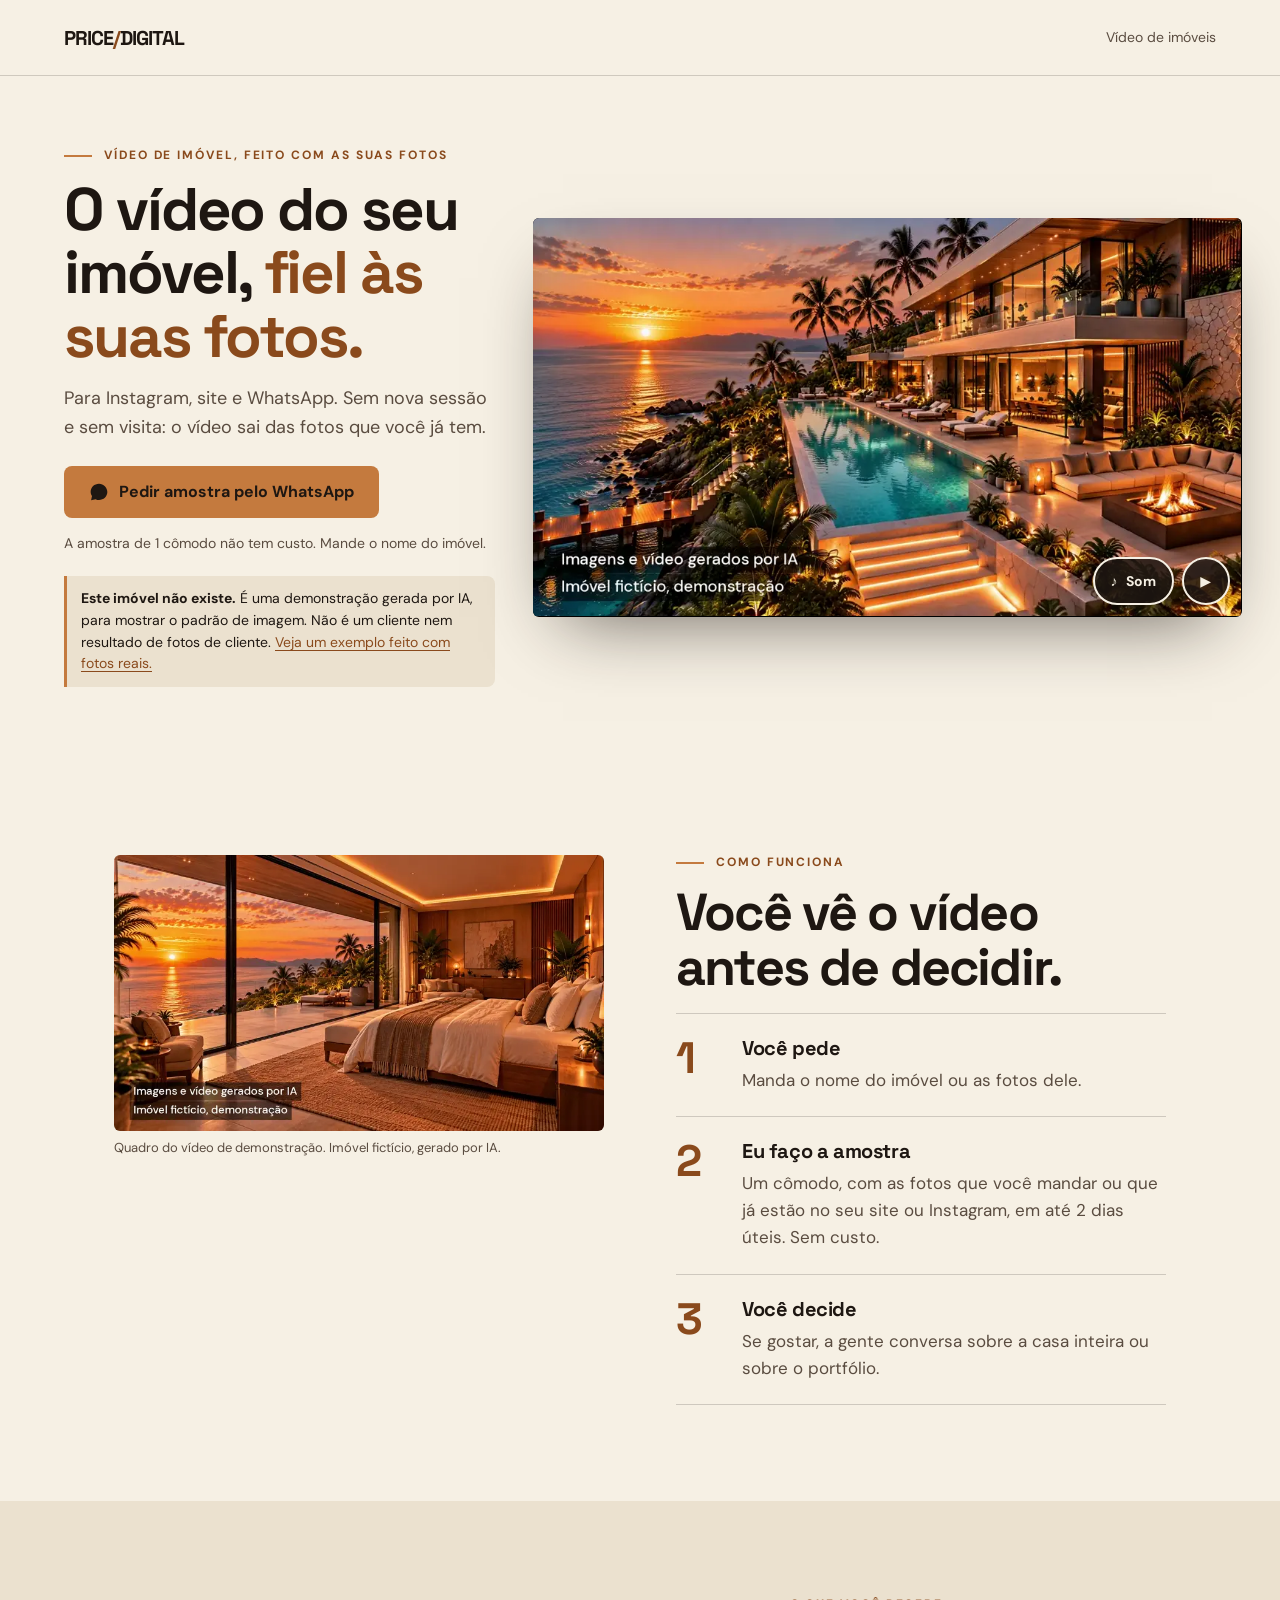
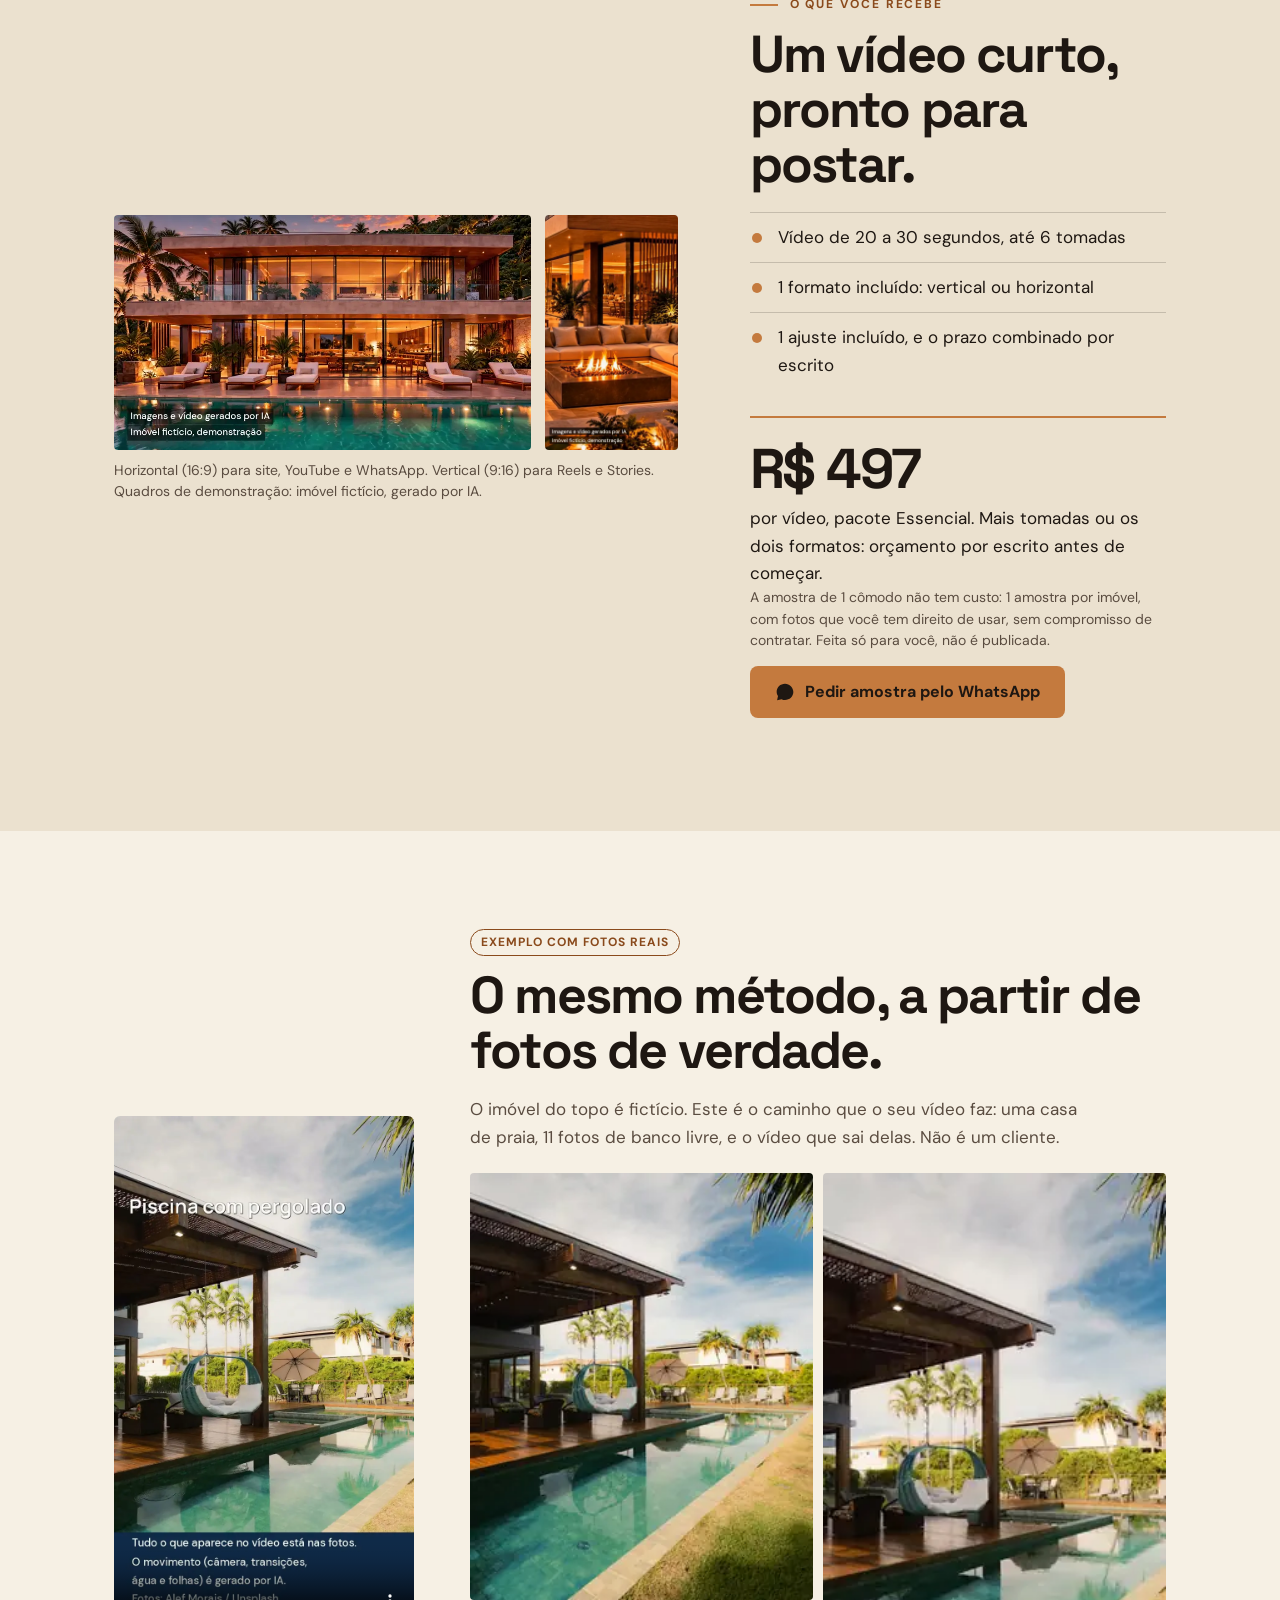
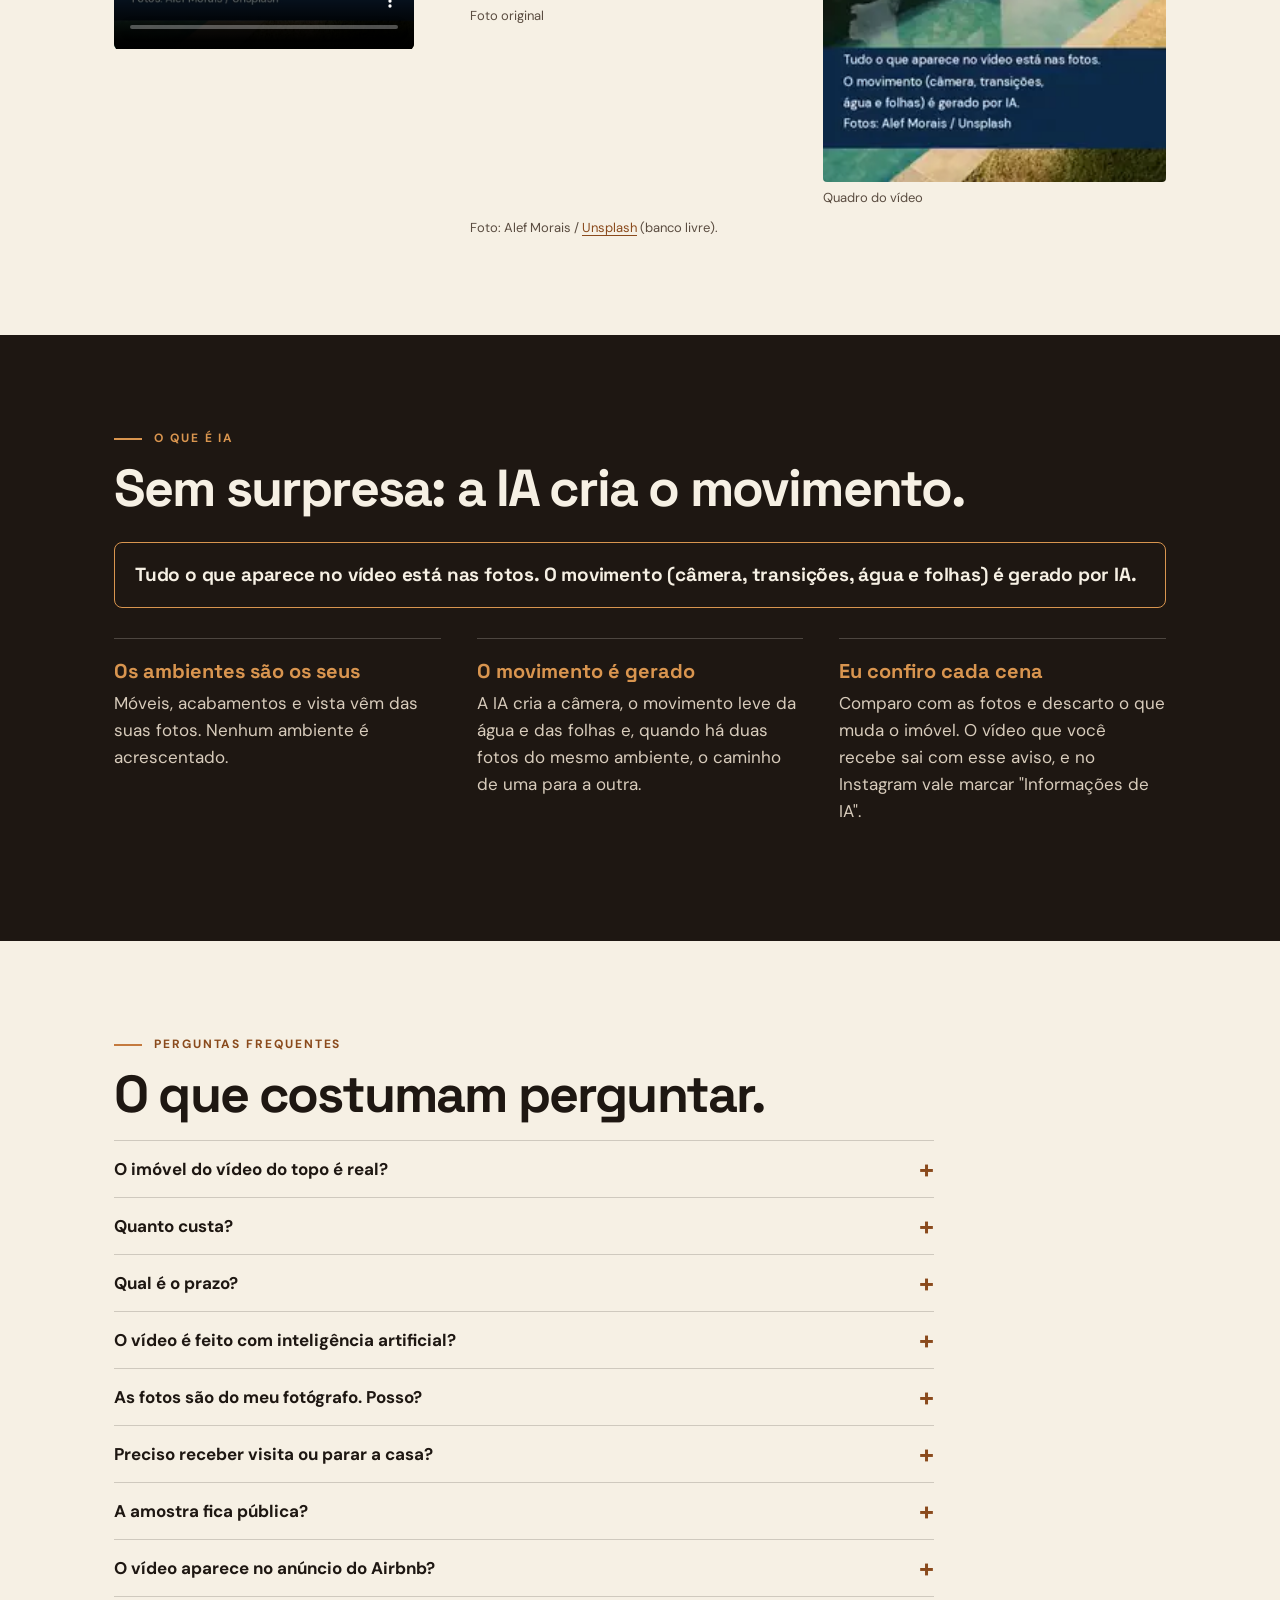
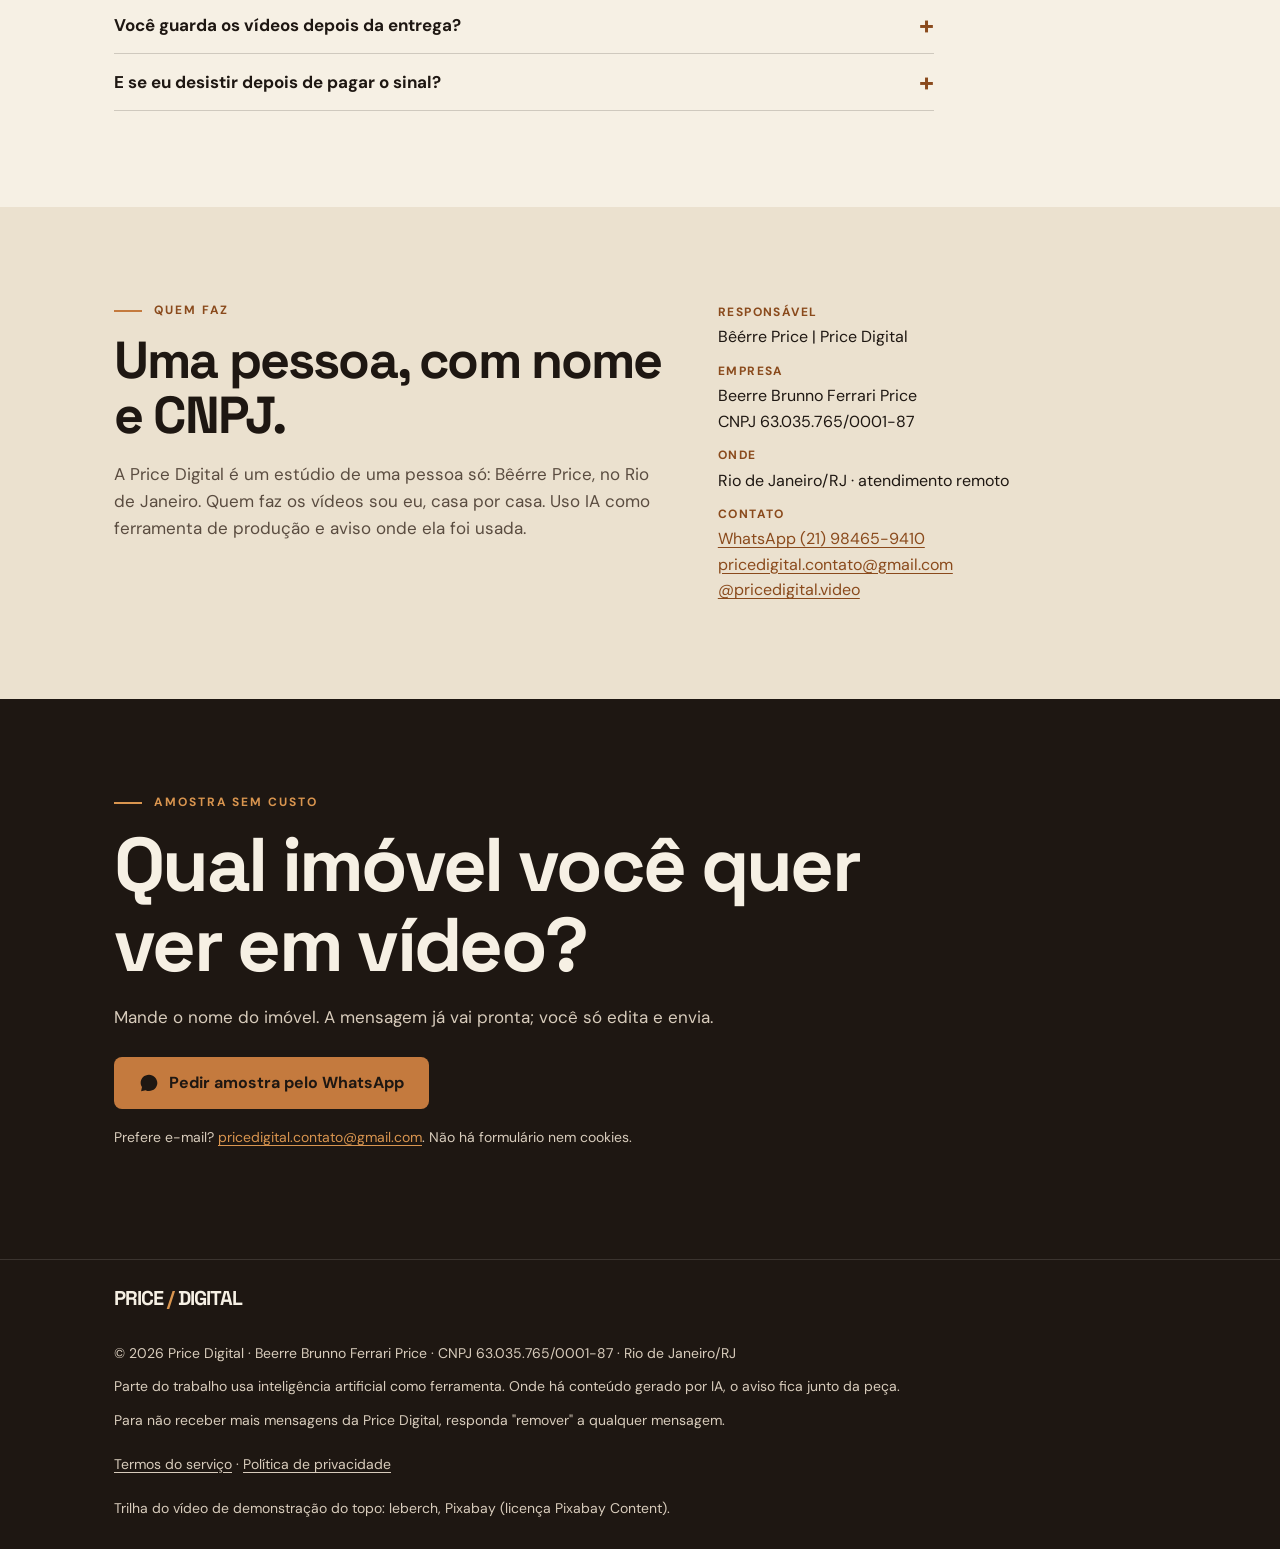
<file: index.html>
<!doctype html>
<html lang="pt-BR"><head><meta charset="utf-8">
<meta name="viewport" content="width=device-width,initial-scale=1,viewport-fit=cover">
<title>Vídeo do seu imóvel, feito com as suas fotos | Price Digital</title>
<meta name="description" content="Vídeo vertical ou horizontal do seu imóvel, feito só com as fotos que você já tem. Sem visita nem nova sessão. Peça a amostra de 1 cômodo, sem custo.">
<meta name="robots" content="noindex">
<link rel="canonical" href="https://video.pricedigital.com.br/">
<meta name="theme-color" content="#F6F0E4">
<meta property="og:locale" content="pt_BR"><meta property="og:site_name" content="Price Digital"><meta property="og:type" content="website">
<meta property="og:url" content="https://video.pricedigital.com.br/">
<meta property="og:title" content="O vídeo do seu imóvel, fiel às suas fotos">
<meta property="og:description" content="Sem nova sessão e sem visita. Amostra de 1 cômodo sem custo. Imagem: imóvel fictício gerado por IA, demonstração.">
<meta property="og:image" content="https://video.pricedigital.com.br/assets/og-image.jpg"><meta property="og:image:width" content="1200"><meta property="og:image:height" content="630">
<meta property="og:image:alt" content="Quadro de demonstração de um imóvel fictício gerado por IA, com piscina de borda infinita ao pôr do sol">
<meta name="twitter:card" content="summary_large_image">
<link rel="icon" href="assets/favicon.svg" type="image/svg+xml"><link rel="apple-touch-icon" href="assets/apple-touch-icon.png">
<link rel="preload" href="assets/sg700.woff2" as="font" type="font/woff2" crossorigin><link rel="preload" href="assets/dm400.woff2" as="font" type="font/woff2" crossorigin>
<link rel="stylesheet" href="assets/site.css">
<script>document.documentElement.classList.add("js")</script>
<script type="application/ld+json">{"@context":"https://schema.org","@graph":[{"@type":"ProfessionalService","@id":"https://video.pricedigital.com.br/#org","name":"Price Digital","url":"https://video.pricedigital.com.br/","email":"pricedigital.contato@gmail.com","telephone":"+5521984659410","image":"https://video.pricedigital.com.br/assets/og-image.jpg","address":{"@type":"PostalAddress","addressLocality":"Rio de Janeiro","addressRegion":"RJ","addressCountry":"BR"},"areaServed":{"@type":"Country","name":"Brasil"},"legalName":"Beerre Brunno Ferrari Price","taxID":"63.035.765/0001-87","sameAs":["https://www.instagram.com/pricedigital.video/"]},{"@type":"Service","name":"Vídeo de imóveis a partir das fotos","serviceType":"Vídeo a partir das fotos do imóvel","description":"Vídeo feito com as fotos reais do imóvel. O movimento (câmera, transições, água e folhas) é gerado por IA.","provider":{"@id":"https://video.pricedigital.com.br/#org"},"areaServed":{"@type":"Country","name":"Brasil"},"offers":{"@type":"Offer","priceCurrency":"BRL","priceSpecification":{"@type":"PriceSpecification","price":497,"priceCurrency":"BRL"},"description":"R$ 497 (pacote Essencial: 20 a 30 segundos, até 6 tomadas, 1 formato, 1 ajuste). Amostra de 1 cômodo sem custo."}}]}</script>
</head><body>
<a class="skip" href="#conteudo">Pular para o conteúdo</a>
<header class="top"><a class="brand" href="#inicio" aria-label="Price Digital, início">PRICE<span> / </span>DIGITAL</a><span class="tag">Vídeo de imóveis</span></header>
<main id="conteudo">

<section class="hero" id="inicio" data-wa="https://wa.me/5521984659410?text=Ol%C3%A1%21%20Vim%20pelo%20site%20%28ref.%20P1b%29%20e%20quero%20a%20amostra%20de%201%20c%C3%B4modo%2C%20sem%20custo.%0ANome%20da%20casa%20ou%20da%20empresa%3A%20">
 <div class="video">
  <video id="hero" muted loop playsinline preload="metadata" poster="assets/poster.webp" width="1280" height="720" aria-label="Vídeo de demonstração, começa sem som: um imóvel fictício à beira-mar ao pôr do sol, gerado por IA"></video>
  <button type="button" id="hero-snd" class="pp som" aria-pressed="false"><span aria-hidden="true">♪</span>Som</button>
  <button type="button" id="hero-pp" class="pp" aria-label="Pausar o vídeo"><span aria-hidden="true">❚❚</span></button>
 </div>
 <div class="copy">
  <p class="eyebrow">Vídeo de imóvel, feito com as suas fotos</p>
  <h1>O vídeo do seu imóvel, <em>fiel às suas fotos.</em></h1>
  <p class="sub">Para Instagram, site e WhatsApp. Sem nova sessão e sem visita: o vídeo sai das fotos que você já tem.</p>
  <div class="acoes"><a class="btn cta" href="https://wa.me/5521984659410?text=Ol%C3%A1%21%20Vim%20pelo%20site%20%28ref.%20P1b%29%20e%20quero%20a%20amostra%20de%201%20c%C3%B4modo%2C%20sem%20custo.%0ANome%20da%20casa%20ou%20da%20empresa%3A%20" target="_blank" rel="noopener"><svg viewBox="0 0 24 24" aria-hidden="true" fill="currentColor"><path d="M12 2C6.5 2 2 6.3 2 11.6c0 1.9.6 3.7 1.6 5.2L2.5 22l5.400-1.400c1.300.7 2.700 1 4.100 1 5.500 0 10-4.300 10-9.600S17.500 2 12 2z"/></svg><span>Pedir amostra pelo WhatsApp</span></a></div>
  <p class="micro">A amostra de 1 cômodo não tem custo. Mande o nome do imóvel.</p>
  <p class="nota-ia"><b>Este imóvel não existe.</b> É uma demonstração gerada por IA, para mostrar o padrão de imagem. Não é um cliente nem resultado de fotos de cliente. <a class="link" href="#fotos-reais">Veja um exemplo feito com fotos reais.</a></p>
 </div>
</section>

<section class="section" id="como"><div class="wrap como">
 <figure class="foto reveal"><img src="assets/suite.webp" width="800" height="450" loading="lazy" decoding="async" alt="Quadro de uma suíte aberta para o mar ao entardecer, em demonstração de imóvel fictício gerado por IA"><figcaption>Quadro do vídeo de demonstração. Imóvel fictício, gerado por IA.</figcaption></figure>
 <div class="reveal">
  <p class="eyebrow">Como funciona</p>
  <h2>Você vê o vídeo antes de decidir.</h2>
  <ol class="passos">
   <li><b>Você pede</b><span>Manda o nome do imóvel ou as fotos dele.</span></li>
   <li><b>Eu faço a amostra</b><span>Um cômodo, com as fotos que você mandar ou que já estão no seu site ou Instagram, em até 2 dias úteis. Sem custo.</span></li>
   <li><b>Você decide</b><span>Se gostar, a gente conversa sobre a casa inteira ou sobre o portfólio.</span></li>
  </ol>
 </div>
</div></section>

<section class="section sand" id="recebe" data-wa="https://wa.me/5521984659410?text=Ol%C3%A1%21%20Vim%20pelo%20site%20%28ref.%20P1b%29%20e%20quero%20a%20amostra%20de%201%20c%C3%B4modo%2C%20sem%20custo.%0ANome%20da%20casa%20ou%20da%20empresa%3A%20"><div class="wrap recebe">
 <div class="reveal">
  <div class="formatos">
   <figure class="h"><div class="foto"><img src="assets/fachada.webp" width="800" height="450" loading="lazy" decoding="async" alt="Quadro horizontal 16:9 de uma fachada iluminada com piscina, imóvel fictício gerado por IA"></div></figure>
   <figure class="v"><div class="foto"><img src="assets/lareira-v.webp" width="540" height="960" loading="lazy" decoding="async" alt="Quadro vertical 9:16 de uma lareira e sofá à beira da piscina, com o aviso de imóvel fictício gerado por IA"></div></figure>
  </div>
  <p class="fine" style="margin-top:10px">Horizontal (16:9) para site, YouTube e WhatsApp. Vertical (9:16) para Reels e Stories. Quadros de demonstração: imóvel fictício, gerado por IA.</p>
 </div>
 <div class="reveal">
  <p class="eyebrow">O que você recebe</p>
  <h2>Um vídeo curto, pronto para postar.</h2>
  <ul class="lista">
   <li>Vídeo de 20 a 30 segundos, até 6 tomadas</li>
   <li>1 formato incluído: vertical ou horizontal</li>
   <li>1 ajuste incluído, e o prazo combinado por escrito</li>
  </ul>
  <div class="preco"><strong>R$ 497</strong><p>por vídeo, pacote Essencial. Mais tomadas ou os dois formatos: orçamento por escrito antes de começar.</p></div>
  <p class="fine">A amostra de 1 cômodo não tem custo: 1 amostra por imóvel, com fotos que você tem direito de usar, sem compromisso de contratar. Feita só para você, não é publicada.</p>
  <p><a class="btn cta" href="https://wa.me/5521984659410?text=Ol%C3%A1%21%20Vim%20pelo%20site%20%28ref.%20P1b%29%20e%20quero%20a%20amostra%20de%201%20c%C3%B4modo%2C%20sem%20custo.%0ANome%20da%20casa%20ou%20da%20empresa%3A%20" target="_blank" rel="noopener"><svg viewBox="0 0 24 24" aria-hidden="true" fill="currentColor"><path d="M12 2C6.5 2 2 6.3 2 11.6c0 1.9.6 3.7 1.6 5.2L2.5 22l5.400-1.400c1.300.7 2.700 1 4.100 1 5.500 0 10-4.300 10-9.600S17.500 2 12 2z"/></svg><span>Pedir amostra pelo WhatsApp</span></a></p>
 </div>
</div></section>

<section class="section" id="fotos-reais"><div class="wrap reais">
 <div class="reveal">
  <div class="tela"><video controls playsinline preload="none" poster="assets/praia-vertical.webp" width="360" height="640" aria-label="Vídeo de demonstração vertical de uma casa de praia, feito com fotos de banco livre" src="assets/praia-vertical.mp4"></video></div>
 </div>
 <div class="reveal">
  <span class="selo">Exemplo com fotos reais</span>
  <h2>O mesmo método, a partir de fotos de verdade.</h2>
  <p class="lead">O imóvel do topo é fictício. Este é o caminho que o seu vídeo faz: uma casa de praia, 11 fotos de banco livre, e o vídeo que sai delas. Não é um cliente.</p>
  <figure class="par"><div><img src="assets/foto-original.webp" width="280" height="349" loading="lazy" decoding="async" alt="Foto original da piscina com pergolado, usada no vídeo"><span>Foto original</span></div><div><img src="assets/quadro-video.webp" width="236" height="419" loading="lazy" decoding="async" alt="Primeiro quadro do vídeo, feito a partir da foto ao lado"><span>Quadro do vídeo</span></div><figcaption>Foto: Alef Morais / <a class="link" href="https://unsplash.com/photos/pzVKBM1fbJk" rel="noopener">Unsplash</a> (banco livre).</figcaption></figure>
 </div>
</div></section>

<section class="section dark" id="ia"><div class="wrap">
 <div class="reveal">
  <p class="eyebrow">O que é IA</p>
  <h2>Sem surpresa: a IA cria o movimento.</h2>
  <p class="aviso ia-aviso">Tudo o que aparece no vídeo está nas fotos. O movimento (câmera, transições, água e folhas) é gerado por IA.</p>
  <ul class="tres">
   <li><b>Os ambientes são os seus</b><span>Móveis, acabamentos e vista vêm das suas fotos. Nenhum ambiente é acrescentado.</span></li>
   <li><b>O movimento é gerado</b><span>A IA cria a câmera, o movimento leve da água e das folhas e, quando há duas fotos do mesmo ambiente, o caminho de uma para a outra.</span></li>
   <li><b>Eu confiro cada cena</b><span>Comparo com as fotos e descarto o que muda o imóvel. O vídeo que você recebe sai com esse aviso, e no Instagram vale marcar "Informações de IA".</span></li>
  </ul>
 </div>
</div></section>

<section class="section" id="faq"><div class="wrap">
 <p class="eyebrow">Perguntas frequentes</p>
 <h2>O que costumam perguntar.</h2>
 <div style="max-width:820px">
 <details><summary>O imóvel do vídeo do topo é real?</summary><p>Não. É um imóvel fictício, gerado por IA, feito para mostrar o padrão de imagem. Não é um cliente. O exemplo com fotos reais (banco livre) está em "O mesmo método, a partir de fotos de verdade".</p></details>
 <details><summary>Quanto custa?</summary><p>O vídeo de imóvel custa R$ 497 (pacote Essencial: 20 a 30 segundos, até 6 tomadas, 1 formato e 1 ajuste). Mais tomadas ou os dois formatos têm orçamento por escrito antes de começar. A amostra de 1 cômodo não tem custo.</p></details>
 <details><summary>Qual é o prazo?</summary><p>A amostra de 1 cômodo sai em até 2 dias úteis. O prazo do vídeo completo é combinado por escrito, depois de ver o material.</p></details>
 <details><summary>O vídeo é feito com inteligência artificial?</summary><p>Sim. Os ambientes, móveis, acabamentos e a vista são os das suas fotos. A inteligência artificial cria o movimento da câmera, o movimento leve da água e das folhas e, quando há duas fotos do mesmo ambiente, o caminho de uma para a outra. Confiro cada cena com as fotos e descarto o que muda o imóvel. O vídeo sai com o aviso: Tudo o que aparece no vídeo está nas fotos. O movimento (câmera, transições, água e folhas) é gerado por IA.</p></details>
 <details><summary>As fotos são do meu fotógrafo. Posso?</summary><p>Sim, com a autorização, por escrito, de quem tem o direito de uso das fotos. Só trabalho com fotos que você tem direito de usar.</p></details>
 <details><summary>Preciso receber visita ou parar a casa?</summary><p>Não. Tudo é remoto e o vídeo é feito só com as fotos que você já tem. A confiança vem de um termo por escrito, de pagamento em duas partes (metade para começar, metade na entrega aprovada) e da amostra antes de contratar.</p></details>
 <details><summary>A amostra fica pública?</summary><p>Não. Ela é só sua: abre por um link enviado a você e sai do ar na data informada na própria página.</p></details>
 <details><summary>O vídeo aparece no anúncio do Airbnb?</summary><p>O anúncio comum do Airbnb não aceita vídeo. O uso é no Instagram, no site e no WhatsApp.</p></details>
 <details><summary>Você guarda os vídeos depois da entrega?</summary><p>Guardo uma cópia por 90 dias após a entrega, só para reenviar se você perder o arquivo. Depois disso, apago da minha base, por isso vale salvar assim que receber.</p></details>
 <details><summary>E se eu desistir depois de pagar o sinal?</summary><p>Você pode desistir em até 7 dias depois de aceitar a proposta e receber o valor de volta (descontado só o que eu já tiver feito a seu pedido). Depois disso, antes de eu começar, o sinal volta inteiro. Depois da prévia, o sinal não volta.</p></details>
 </div>
</div></section>

<section class="section sand" id="quem"><div class="wrap quem">
 <div class="reveal"><p class="eyebrow">Quem faz</p>
 <h2>Uma pessoa, com nome e CNPJ.</h2>
 <p class="lead">A Price Digital é um estúdio de uma pessoa só: Bêérre Price, no Rio de Janeiro. Quem faz os vídeos sou eu, casa por casa. Uso IA como ferramenta de produção e aviso onde ela foi usada.</p></div>
 <dl class="reveal">
  <div><dt>Responsável</dt><dd>Bêérre Price | Price Digital</dd></div>
  <div><dt>Empresa</dt><dd>Beerre Brunno Ferrari Price<br>CNPJ 63.035.765/0001-87</dd></div>
  <div><dt>Onde</dt><dd>Rio de Janeiro/RJ · atendimento remoto</dd></div>
  <div><dt>Contato</dt><dd><a class="link" href="https://wa.me/5521984659410?text=Ol%C3%A1%21%20Vim%20pelo%20site%20%28ref.%20P1b%29%20e%20quero%20a%20amostra%20de%201%20c%C3%B4modo%2C%20sem%20custo.%0ANome%20da%20casa%20ou%20da%20empresa%3A%20" target="_blank" rel="noopener">WhatsApp (21) 98465-9410</a><br><a class="link" href="mailto:pricedigital.contato@gmail.com">pricedigital.contato@gmail.com</a><br><a class="link" href="https://www.instagram.com/pricedigital.video/" rel="noopener">@pricedigital.video</a></dd></div>
 </dl>
</div></section>

<section class="section dark contato" id="contato" data-wa="https://wa.me/5521984659410?text=Ol%C3%A1%21%20Vim%20pelo%20site%20%28ref.%20P1b%29%20e%20quero%20a%20amostra%20de%201%20c%C3%B4modo%2C%20sem%20custo.%0ANome%20da%20casa%20ou%20da%20empresa%3A%20"><div class="wrap">
 <p class="eyebrow">Amostra sem custo</p>
 <h2>Qual imóvel você quer ver em vídeo?</h2>
 <p class="lead">Mande o nome do imóvel. A mensagem já vai pronta; você só edita e envia.</p>
 <div class="acoes"><a class="btn cta" href="https://wa.me/5521984659410?text=Ol%C3%A1%21%20Vim%20pelo%20site%20%28ref.%20P1b%29%20e%20quero%20a%20amostra%20de%201%20c%C3%B4modo%2C%20sem%20custo.%0ANome%20da%20casa%20ou%20da%20empresa%3A%20" target="_blank" rel="noopener"><svg viewBox="0 0 24 24" aria-hidden="true" fill="currentColor"><path d="M12 2C6.5 2 2 6.3 2 11.6c0 1.9.6 3.7 1.6 5.2L2.5 22l5.400-1.400c1.300.7 2.700 1 4.100 1 5.500 0 10-4.300 10-9.600S17.500 2 12 2z"/></svg><span>Pedir amostra pelo WhatsApp</span></a></div>
 <p class="fine" style="margin-top:18px">Prefere e-mail? <a class="link" href="mailto:pricedigital.contato@gmail.com?subject=Pode%20fazer%20a%20amostra&amp;body=Ol%C3%A1%21%20Pode%20fazer%20a%20amostra%20de%201%20c%C3%B4modo.%20Nome%20da%20casa%3A%20%0AEmpresa%3A%20%0A">pricedigital.contato@gmail.com</a>. Não há formulário nem cookies.</p>
</div></section>
</main>

<footer class="footer dark"><div class="wrap">
 <p><a class="brand" href="#inicio" aria-label="Price Digital, início">PRICE<span> / </span>DIGITAL</a></p>
 <p>© 2026 Price Digital · Beerre Brunno Ferrari Price · CNPJ 63.035.765/0001-87 · Rio de Janeiro/RJ</p>
 <p>Parte do trabalho usa inteligência artificial como ferramenta. Onde há conteúdo gerado por IA, o aviso fica junto da peça.</p>
 <p>Para não receber mais mensagens da Price Digital, responda "remover" a qualquer mensagem.</p>
 <p><a href="termos.html">Termos do serviço</a> · <a href="privacidade.html">Política de privacidade</a></p>
 <p>Trilha do vídeo de demonstração do topo: leberch, Pixabay (licença Pixabay Content).</p>
</div></footer>

<div class="barra" id="barra"><a class="btn" href="https://wa.me/5521984659410?text=Ol%C3%A1%21%20Vim%20pelo%20site%20%28ref.%20P1b%29%20e%20quero%20a%20amostra%20de%201%20c%C3%B4modo%2C%20sem%20custo.%0ANome%20da%20casa%20ou%20da%20empresa%3A%20" target="_blank" rel="noopener"><svg viewBox="0 0 24 24" aria-hidden="true" fill="currentColor"><path d="M12 2C6.5 2 2 6.3 2 11.6c0 1.9.6 3.7 1.6 5.2L2.5 22l5.400-1.400c1.300.7 2.700 1 4.100 1 5.500 0 10-4.300 10-9.600S17.500 2 12 2z"/></svg><span>Pedir amostra pelo WhatsApp</span></a></div>

<script>
(()=>{
const $=s=>document.querySelector(s),$$=s=>[...document.querySelectorAll(s)];
const reduz=matchMedia('(prefers-reduced-motion: reduce)').matches;
const h=$('#hero'),pp=$('#hero-pp');let usr=false;
/* mobile baixa só a versão 540p (~1,4 MB); desktop, 720p (~4,3 MB) */
h.src=matchMedia('(max-width:719px)').matches?'assets/hero-m.mp4':'assets/hero.mp4';
const ui=()=>{const t=!h.paused;pp.setAttribute('aria-label',t?'Pausar o vídeo':'Tocar o vídeo');pp.firstChild.textContent=t?'❚❚':'▶'};
const sn=$('#hero-snd');
sn.addEventListener('click',()=>{h.muted=!h.muted;sn.setAttribute('aria-pressed',!h.muted);if(!h.muted&&h.paused){usr=false;h.play().catch(()=>{})}});
pp.addEventListener('click',()=>{usr=true;h.paused?h.play():h.pause()});
h.addEventListener('play',ui);h.addEventListener('pause',ui);
if(!reduz){const p=h.play();if(p&&p.catch)p.catch(ui);
 /* pausa quando sai da tela, retoma ao voltar (salvo se a pessoa pausou) */
 new IntersectionObserver(es=>{es.forEach(e=>{if(e.isIntersecting){if(!usr)h.play().catch(()=>{})}else h.pause()})},{threshold:.25}).observe(h)}
ui();
/* entrada simples */
const io=new IntersectionObserver(es=>es.forEach(e=>{if(e.isIntersecting){e.target.classList.add('visible');io.unobserve(e.target)}}),{threshold:.08});
$$('.reveal').forEach(el=>io.observe(el));
/* barra fixa some quando um CTA do corpo está na tela */
const bar=$('#barra'),vis=new Set();
const co=new IntersectionObserver(es=>{es.forEach(e=>e.isIntersecting?vis.add(e.target):vis.delete(e.target));bar.classList.toggle('off',vis.size>0)});
$$('main .cta').forEach(el=>co.observe(el));
})();
</script>
</body></html>
</file>
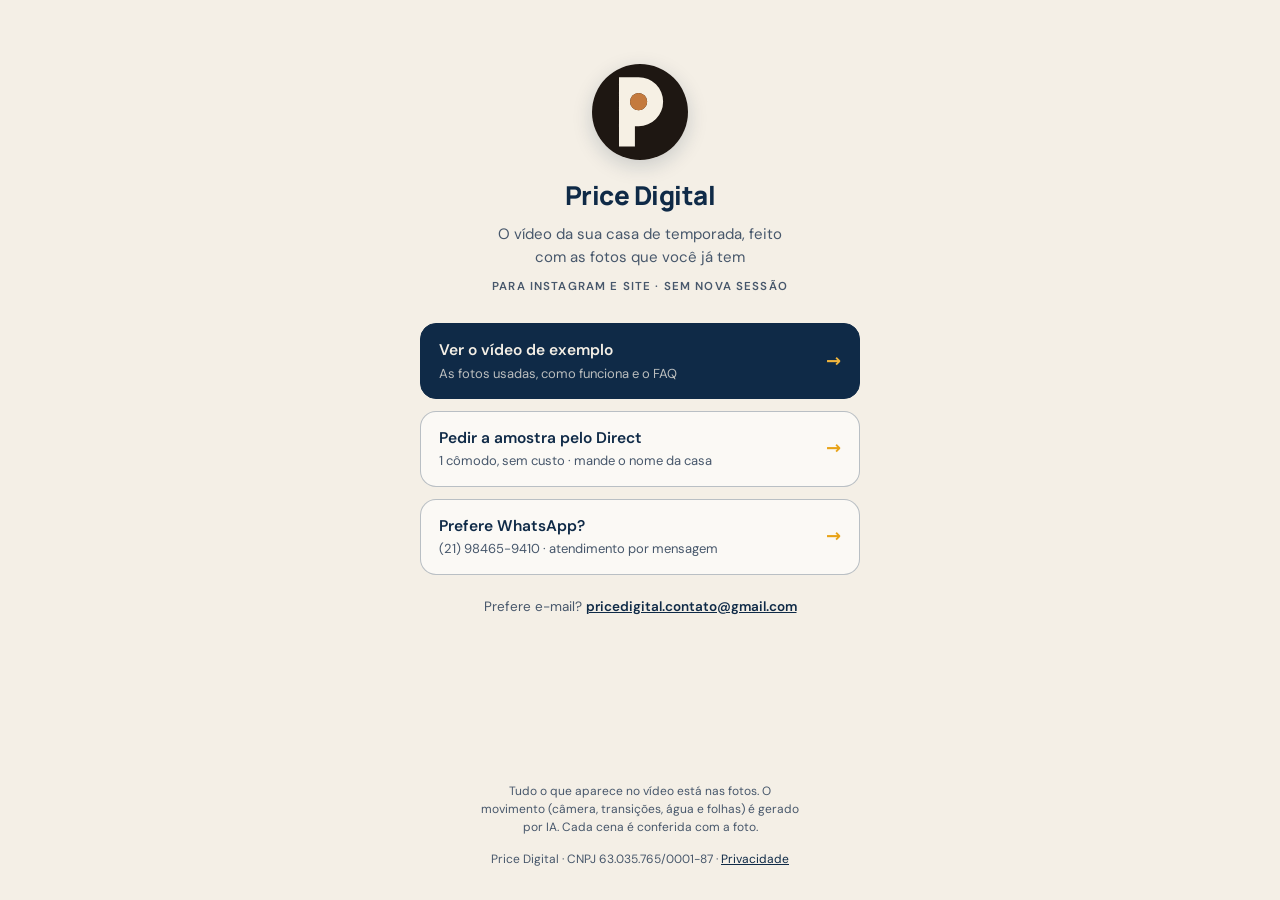
<file: links/index.html>
<!doctype html>
<html lang="pt-BR">
<head>
<meta charset="utf-8">
<meta name="viewport" content="width=device-width,initial-scale=1,viewport-fit=cover">
<title>Price Digital · Vídeo de casas de temporada</title>
<meta name="description" content="Vídeo da sua casa de temporada feito com as fotos que você já tem. Amostra de 1 cômodo sem custo.">
<meta name="robots" content="noindex">
<meta name="theme-color" content="#0F2A47">
<meta property="og:locale" content="pt_BR"><meta property="og:site_name" content="Price Digital">
<meta property="og:type" content="website"><meta property="og:url" content="https://video.pricedigital.com.br/links/">
<meta property="og:title" content="Price Digital · Vídeo de casas de temporada">
<meta property="og:description" content="Vídeo feito com as fotos que você já tem. Amostra de 1 cômodo sem custo.">
<meta property="og:image" content="https://video.pricedigital.com.br/assets/og-image.jpg">
<meta property="og:image:width" content="1200"><meta property="og:image:height" content="630">
<meta property="og:image:alt" content="Vídeo da casa de temporada feito com as suas fotos, por Price Digital">
<meta name="twitter:card" content="summary_large_image">
<link rel="icon" href="../assets/favicon-32.png" sizes="32x32" type="image/png">
<link rel="icon" href="../assets/favicon.svg" type="image/svg+xml"><link rel="apple-touch-icon" href="../assets/apple-touch-icon.png">
<link rel="preload" href="../assets/manrope.woff2" as="font" type="font/woff2" crossorigin>
<style>
@font-face{font-family:"Manrope";src:url("../assets/manrope.woff2") format("woff2");font-weight:200 800;font-display:swap}
@font-face{font-family:"DM Sans";src:url("../assets/dmsans.woff2") format("woff2");font-weight:100 900;font-display:swap}
*,*::before,*::after{box-sizing:border-box}
:root{--marinho:#0F2A47;--marinho-2:#16375C;--creme:#F4EFE6;--ambar:#E8A317;--ambar-2:#F2B63D;--ardosia:#47576B;--papel:#FBF9F5;--linha:rgba(15,42,71,.28);
--titulo:"Manrope",system-ui,sans-serif;--texto:"DM Sans",system-ui,sans-serif}
html{-webkit-text-size-adjust:100%}
@media (prefers-reduced-motion:reduce){*{transition:none!important}}
body{margin:0;background:var(--creme);color:var(--marinho);font:400 16px/1.5 var(--texto);padding-inline:20px;-webkit-tap-highlight-color:transparent}
.wrap{max-width:440px;margin-inline:auto;padding-block:clamp(28px,8vh,64px) 32px;display:flex;flex-direction:column;align-items:center;text-align:center;gap:6px;min-height:100vh;min-height:100dvh}
.avatar{width:96px;height:96px;border-radius:50%;overflow:hidden;margin-bottom:10px;flex:none;box-shadow:0 6px 20px rgba(15,42,71,.18)}
.avatar img{display:block;width:100%;height:100%}
h1{font-family:var(--titulo);font-weight:800;font-size:26px;margin:0;letter-spacing:-.02em}
.tag{font-size:15px;color:var(--ardosia);margin:2px 0 4px;max-width:30ch}
.badge{font-size:11.5px;letter-spacing:.1em;text-transform:uppercase;color:var(--ardosia);font-weight:600;margin:0 0 22px}
.links{display:flex;flex-direction:column;gap:12px;width:100%}
.lnk{display:flex;align-items:center;justify-content:space-between;gap:12px;text-decoration:none;color:var(--marinho);background:var(--papel);border:1px solid var(--linha);border-radius:16px;padding:15px 18px;font-weight:600;font-size:15.5px;text-align:left;transition:border-color .15s,transform .15s}
.lnk:hover{border-color:var(--marinho);transform:translateY(-1px)}
.lnk small{display:block;font-weight:400;font-size:13px;color:var(--ardosia);margin-top:1px}
.lnk .seta{color:var(--ambar);font-size:18px;flex:none}
.lnk.primary{background:var(--marinho);border-color:var(--marinho);color:var(--creme)}
.lnk.primary small{color:rgba(244,239,230,.75)}
.lnk.primary .seta{color:var(--ambar-2)}
.lnk.primary:hover{background:var(--marinho-2)}
.mail{font-size:13.5px;color:var(--ardosia);margin:16px 0 0}
.mail a{color:var(--marinho);font-weight:600;word-break:break-all}
.spacer{flex:1;min-height:24px}
.foot{font-size:12px;color:var(--ardosia);max-width:40ch;margin:8px 0 0}
.foot a{color:var(--marinho)}
:focus-visible{outline:3px solid var(--marinho);outline-offset:3px;border-radius:10px}
</style>
</head>
<body>
<main class="wrap">
  <div class="avatar"><img src="../assets/favicon.svg" alt="" width="96" height="96"></div>
  <h1>Price Digital</h1>
  <p class="tag">O vídeo da sua casa de temporada, feito com as fotos que você já tem</p>
  <p class="badge">Para Instagram e site · Sem nova sessão</p>

  <nav class="links" aria-label="Links">
    <a class="lnk primary" href="../?utm_source=instagram&amp;utm_medium=bio">
      <span>Ver o vídeo de exemplo<small>As fotos usadas, como funciona e o FAQ</small></span><span class="seta" aria-hidden="true">→</span></a>
    <a class="lnk" href="https://ig.me/m/pricedigital.video">
      <span>Pedir a amostra pelo Direct<small>1 cômodo, sem custo · mande o nome da casa</small></span><span class="seta" aria-hidden="true">→</span></a>
    <a class="lnk" href="https://wa.me/5521984659410?text=Ol%C3%A1%21%20Vim%20pelo%20Instagram%20%40pricedigital.video%20e%20quero%20a%20amostra%20de%201%20c%C3%B4modo%2C%20sem%20custo.%0ANome%20da%20casa%3A%20%0AEmpresa%3A%20" target="_blank" rel="noopener">
      <span>Prefere WhatsApp?<small>(21) 98465-9410 · atendimento por mensagem</small></span><span class="seta" aria-hidden="true">→</span></a>
  </nav>

  <p class="mail">Prefere e-mail? <a href="mailto:pricedigital.contato@gmail.com?subject=Pode%20fazer%20a%20amostra%20%28Instagram%29&amp;body=Ol%C3%A1%21%20Pode%20fazer%20a%20amostra%20de%201%20c%C3%B4modo.%20Nome%20da%20casa%3A%20%0AEmpresa%3A%20%0A">pricedigital.contato@gmail.com</a></p>

  <div class="spacer"></div>
  <p class="foot">Tudo o que aparece no vídeo está nas fotos. O movimento (câmera, transições, água e folhas) é gerado por IA. Cada cena é conferida com a foto.</p>
  <p class="foot">Price Digital · CNPJ 63.035.765/0001-87 · <a href="../privacidade.html">Privacidade</a></p>
</main>
</body>
</html>
</file>
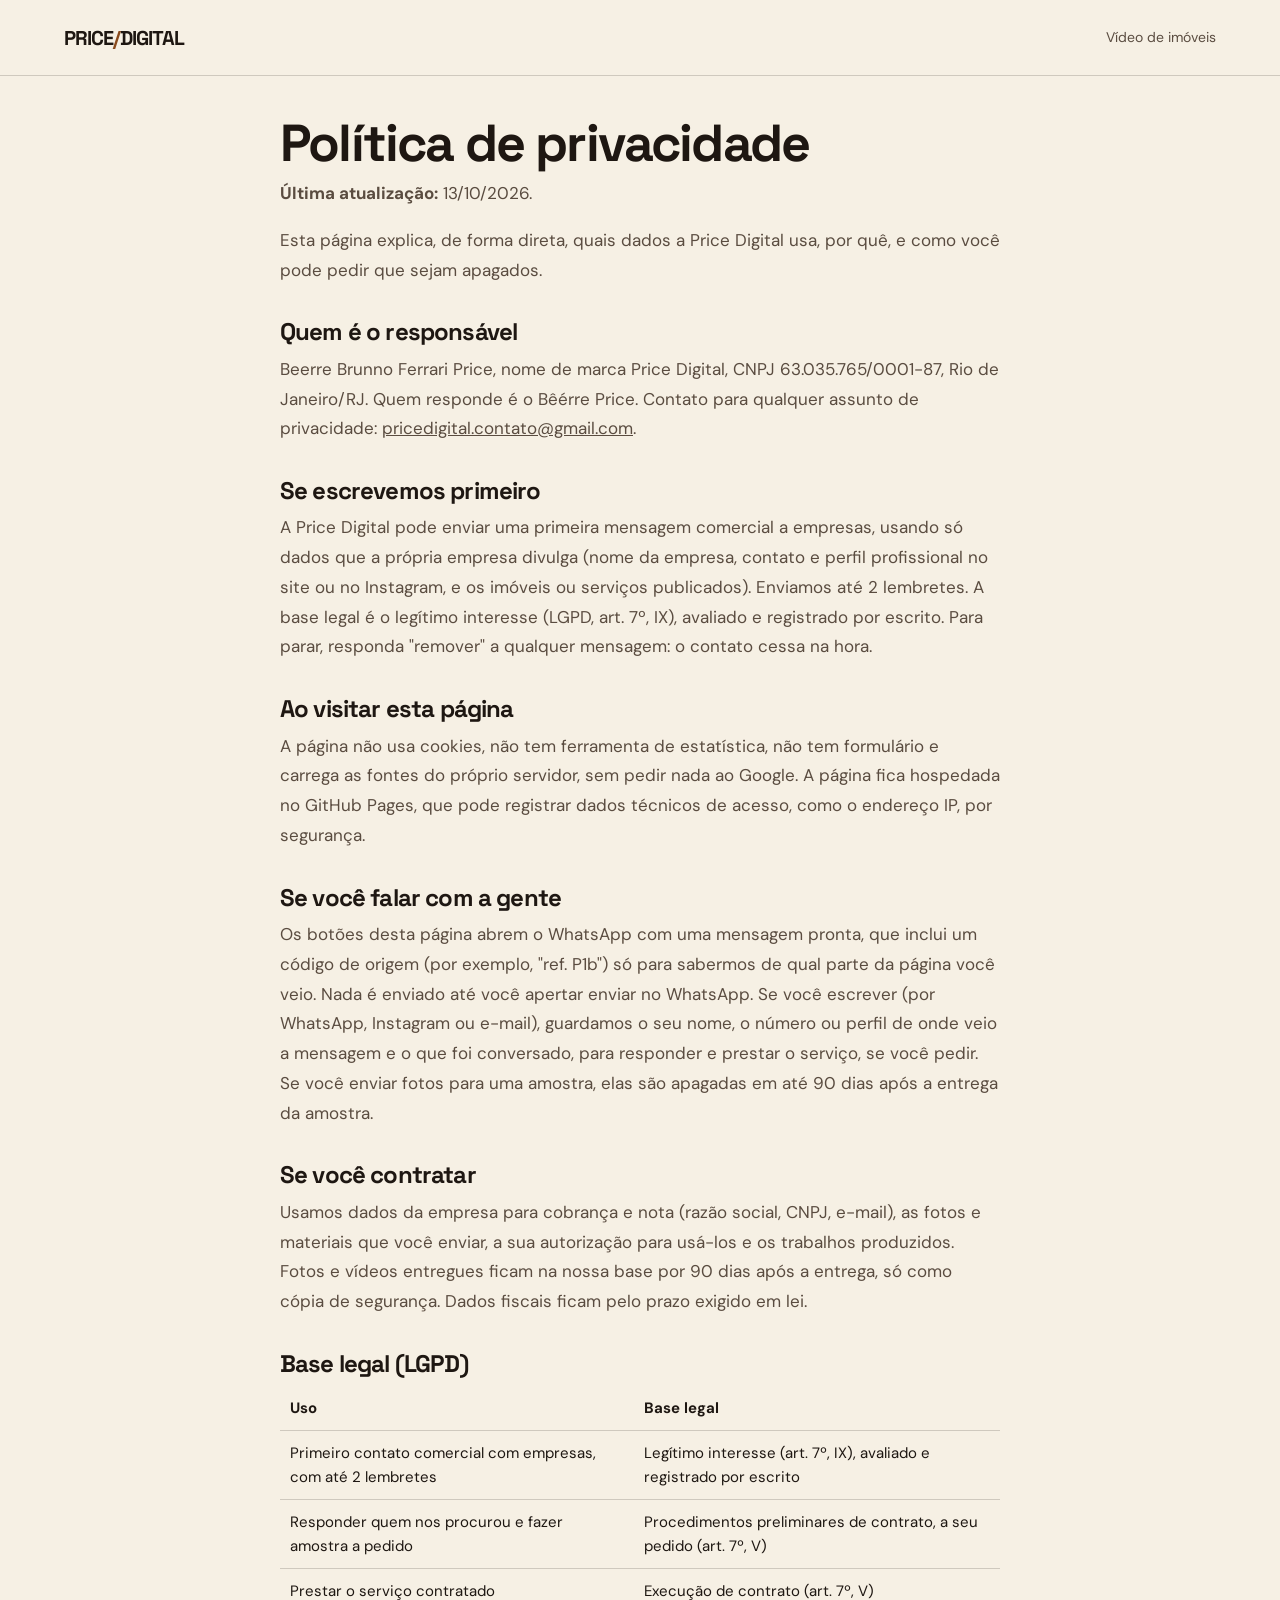
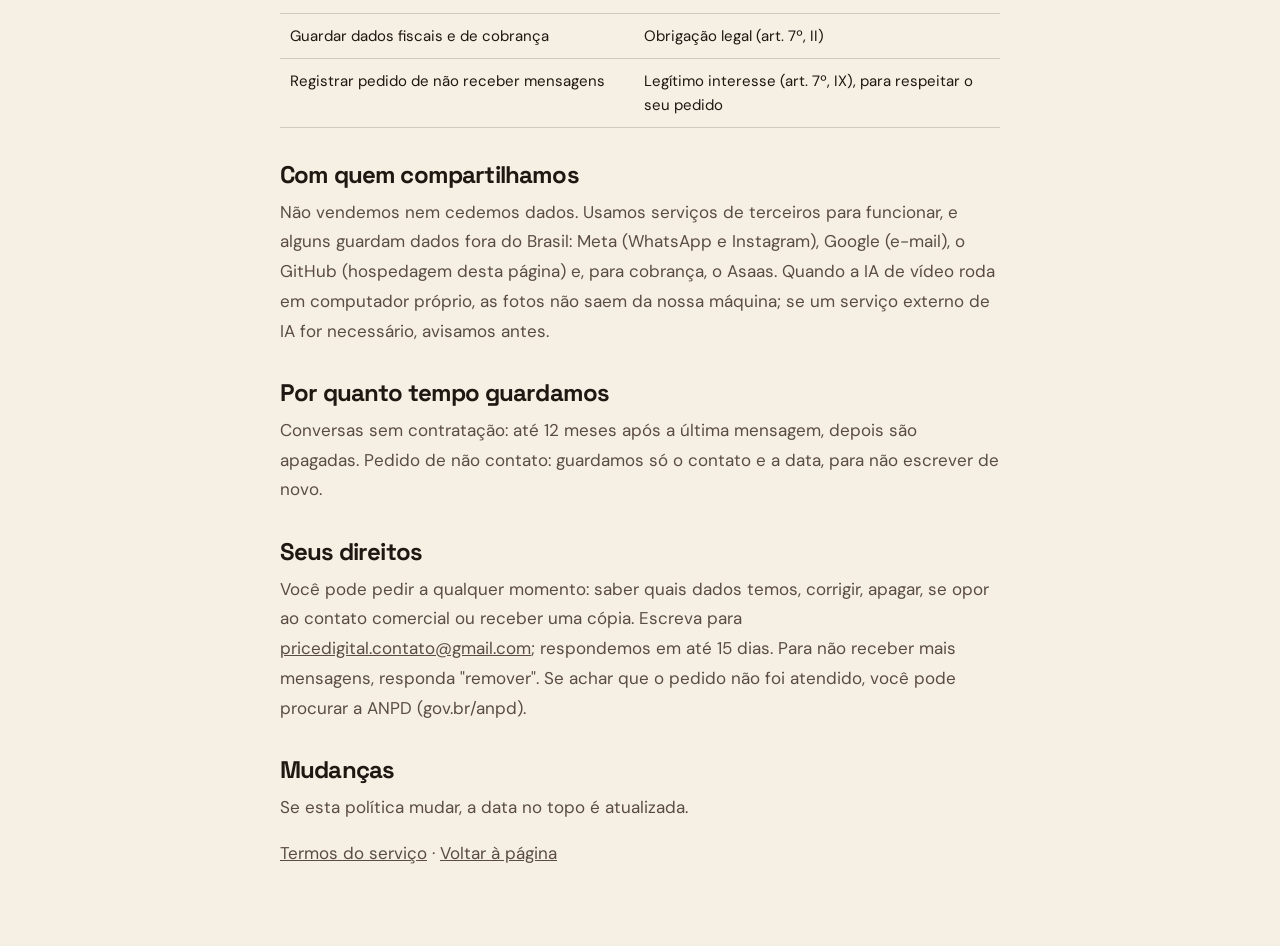
<file: privacidade.html>
<!DOCTYPE html>
<html lang="pt-BR"><head><meta charset="utf-8"><meta name="robots" content="noindex">
<title>Política de privacidade | Price Digital</title>
<meta name="description" content="Quais dados a Price Digital usa, por quê, por quanto tempo e como pedir a exclusão.">
<link rel="canonical" href="https://video.pricedigital.com.br/privacidade.html">
<meta name="viewport" content="width=device-width,initial-scale=1,viewport-fit=cover">
<meta name="theme-color" content="#F6F0E4">
<link rel="icon" href="assets/favicon.svg" type="image/svg+xml"><link rel="icon" href="assets/favicon-32.png" sizes="32x32" type="image/png"><link rel="apple-touch-icon" href="assets/apple-touch-icon.png">
<link rel="preload" href="assets/sg700.woff2" as="font" type="font/woff2" crossorigin><link rel="preload" href="assets/dm400.woff2" as="font" type="font/woff2" crossorigin>
<link rel="stylesheet" href="assets/site.css">
<script>document.documentElement.classList.add("js")</script>
</head><body>
<header class="top"><a class="brand" href="index.html" aria-label="Price Digital, voltar ao início">PRICE<span> / </span>DIGITAL</a><span class="tag">Vídeo de imóveis</span></header>
<main class="doc" id="conteudo">
<h1>Política de privacidade</h1>

<p><b>Última atualização:</b> 13/10/2026.</p>
<p>Esta página explica, de forma direta, quais dados a Price Digital usa, por quê, e como você pode pedir que sejam apagados.</p>
<h2>Quem é o responsável</h2>
<p>Beerre Brunno Ferrari Price, nome de marca Price Digital, CNPJ 63.035.765/0001-87, Rio de Janeiro/RJ. Quem responde é o Bêérre Price. Contato para qualquer assunto de privacidade: <a href="mailto:pricedigital.contato@gmail.com">pricedigital.contato@gmail.com</a>.</p>
<h2>Se escrevemos primeiro</h2>
<p>A Price Digital pode enviar uma primeira mensagem comercial a empresas, usando só dados que a própria empresa divulga (nome da empresa, contato e perfil profissional no site ou no Instagram, e os imóveis ou serviços publicados). Enviamos até 2 lembretes. A base legal é o legítimo interesse (LGPD, art. 7º, IX), avaliado e registrado por escrito. Para parar, responda "remover" a qualquer mensagem: o contato cessa na hora.</p>
<h2>Ao visitar esta página</h2>
<p>A página não usa cookies, não tem ferramenta de estatística, não tem formulário e carrega as fontes do próprio servidor, sem pedir nada ao Google. A página fica hospedada no GitHub Pages, que pode registrar dados técnicos de acesso, como o endereço IP, por segurança.</p>
<h2>Se você falar com a gente</h2>
<p>Os botões desta página abrem o WhatsApp com uma mensagem pronta, que inclui um código de origem (por exemplo, "ref. P1b") só para sabermos de qual parte da página você veio. Nada é enviado até você apertar enviar no WhatsApp. Se você escrever (por WhatsApp, Instagram ou e-mail), guardamos o seu nome, o número ou perfil de onde veio a mensagem e o que foi conversado, para responder e prestar o serviço, se você pedir. Se você enviar fotos para uma amostra, elas são apagadas em até 90 dias após a entrega da amostra.</p>
<h2>Se você contratar</h2>
<p>Usamos dados da empresa para cobrança e nota (razão social, CNPJ, e-mail), as fotos e materiais que você enviar, a sua autorização para usá-los e os trabalhos produzidos. Fotos e vídeos entregues ficam na nossa base por 90 dias após a entrega, só como cópia de segurança. Dados fiscais ficam pelo prazo exigido em lei.</p>
<h2>Base legal (LGPD)</h2>
<table><tr><th>Uso</th><th>Base legal</th></tr>
<tr><td>Primeiro contato comercial com empresas, com até 2 lembretes</td><td>Legítimo interesse (art. 7º, IX), avaliado e registrado por escrito</td></tr>
<tr><td>Responder quem nos procurou e fazer amostra a pedido</td><td>Procedimentos preliminares de contrato, a seu pedido (art. 7º, V)</td></tr>
<tr><td>Prestar o serviço contratado</td><td>Execução de contrato (art. 7º, V)</td></tr>
<tr><td>Guardar dados fiscais e de cobrança</td><td>Obrigação legal (art. 7º, II)</td></tr>
<tr><td>Registrar pedido de não receber mensagens</td><td>Legítimo interesse (art. 7º, IX), para respeitar o seu pedido</td></tr></table>
<h2>Com quem compartilhamos</h2>
<p>Não vendemos nem cedemos dados. Usamos serviços de terceiros para funcionar, e alguns guardam dados fora do Brasil: Meta (WhatsApp e Instagram), Google (e-mail), o GitHub (hospedagem desta página) e, para cobrança, o Asaas. Quando a IA de vídeo roda em computador próprio, as fotos não saem da nossa máquina; se um serviço externo de IA for necessário, avisamos antes.</p>
<h2>Por quanto tempo guardamos</h2>
<p>Conversas sem contratação: até 12 meses após a última mensagem, depois são apagadas. Pedido de não contato: guardamos só o contato e a data, para não escrever de novo.</p>
<h2>Seus direitos</h2>
<p>Você pode pedir a qualquer momento: saber quais dados temos, corrigir, apagar, se opor ao contato comercial ou receber uma cópia. Escreva para <a href="mailto:pricedigital.contato@gmail.com">pricedigital.contato@gmail.com</a>; respondemos em até 15 dias. Para não receber mais mensagens, responda "remover". Se achar que o pedido não foi atendido, você pode procurar a ANPD (gov.br/anpd).</p>
<h2>Mudanças</h2>
<p>Se esta política mudar, a data no topo é atualizada.</p>
<p><a href="termos.html">Termos do serviço</a> · <a href="index.html">Voltar à página</a></p>
</main></body></html>
</file>
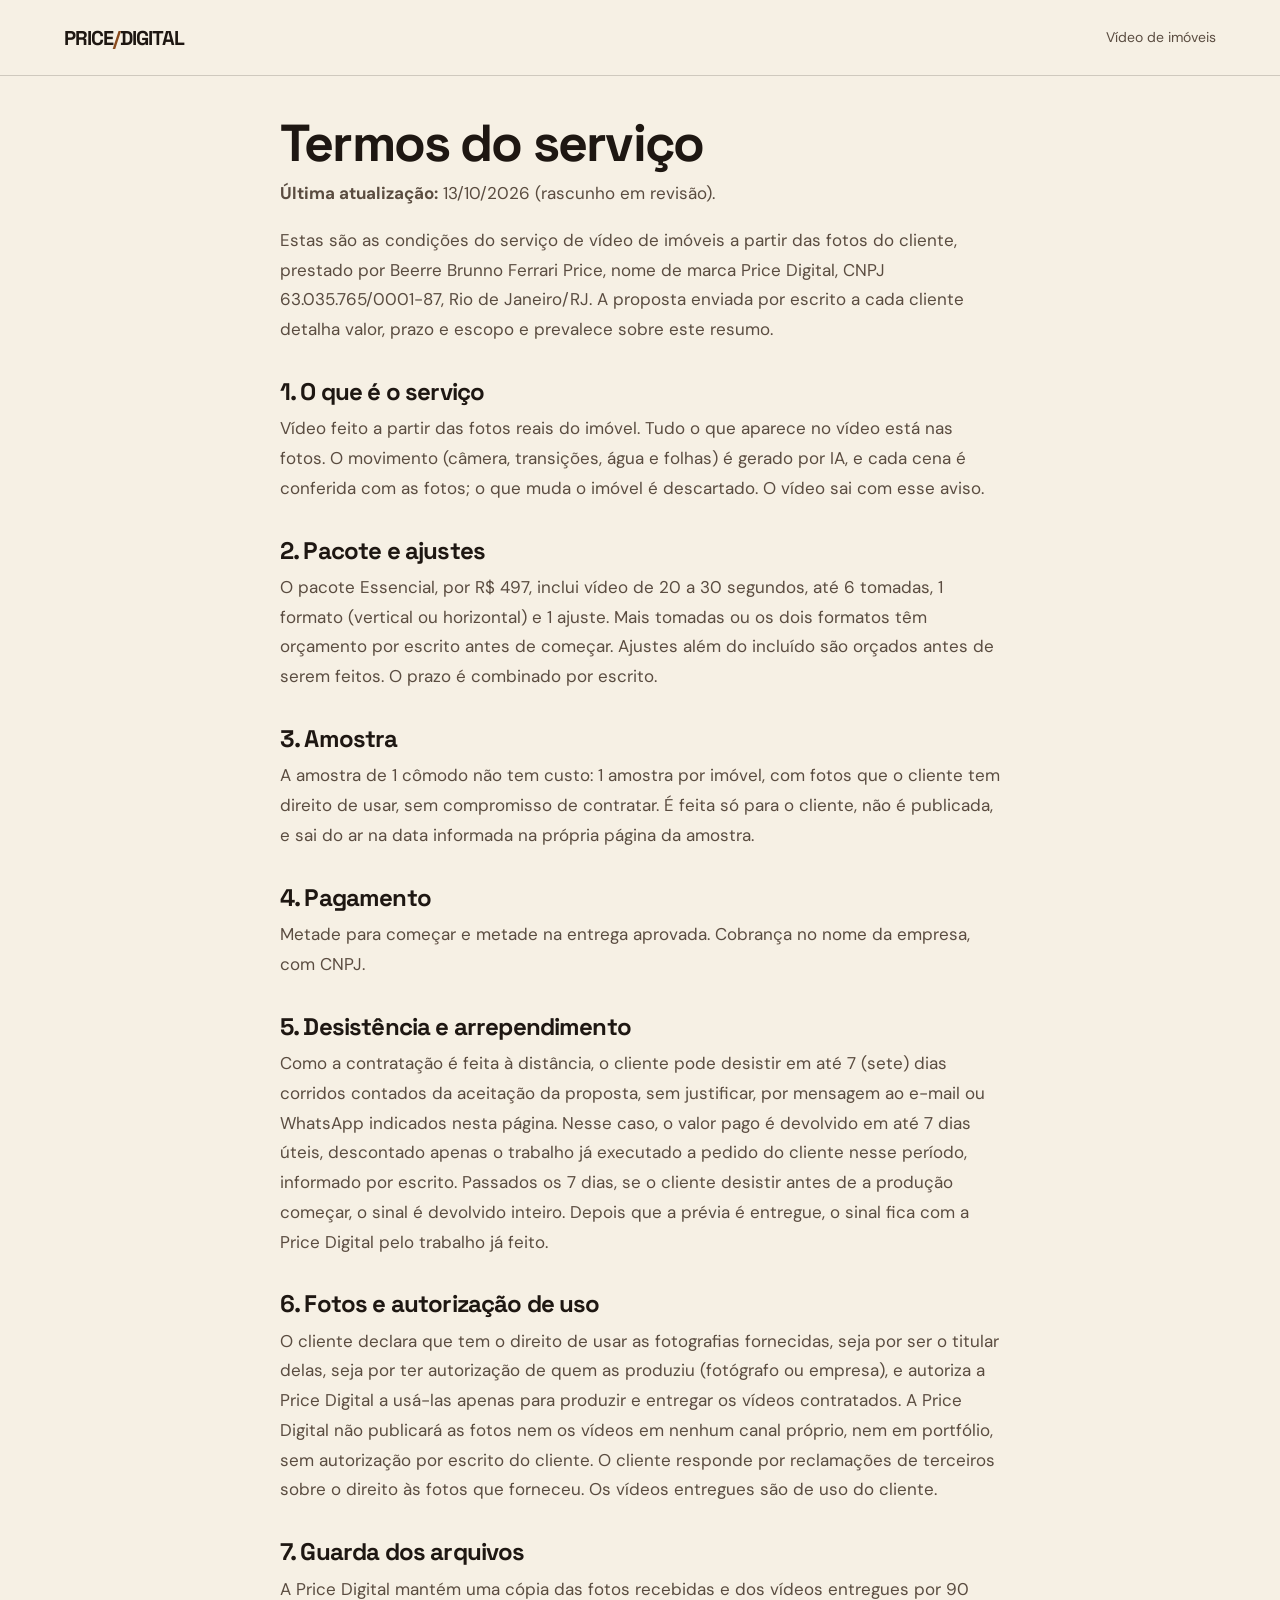
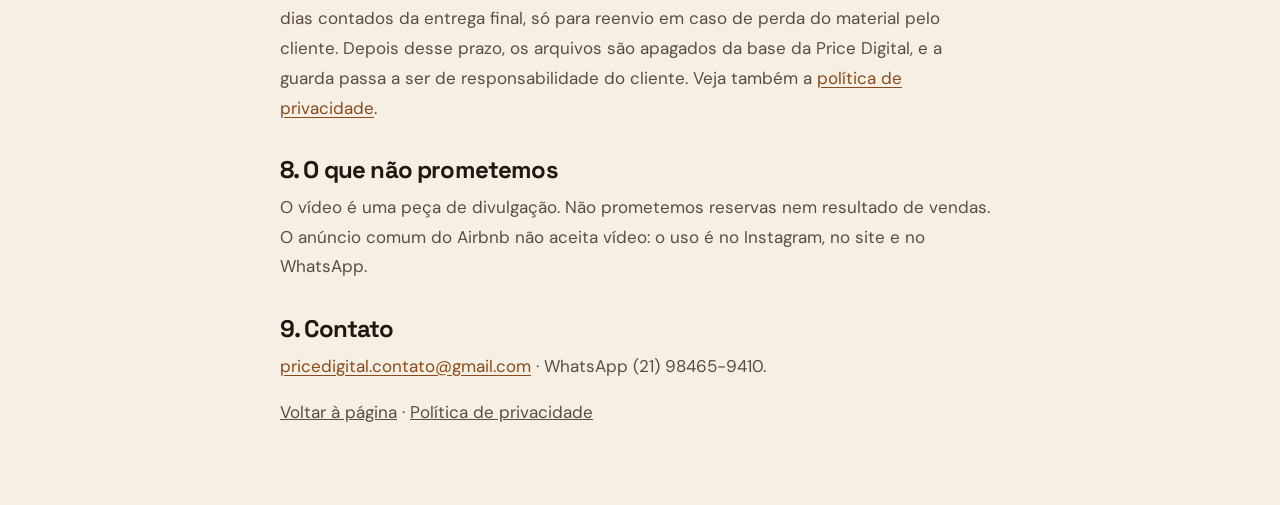
<file: termos.html>
<!DOCTYPE html>
<html lang="pt-BR"><head><meta charset="utf-8"><meta name="robots" content="noindex">
<title>Termos do serviço | Price Digital</title>
<meta name="description" content="Condições do serviço de vídeo de imóveis da Price Digital: escopo, amostra, pagamento, fotos, IA e guarda dos arquivos.">
<link rel="canonical" href="https://video.pricedigital.com.br/termos.html">
<meta name="viewport" content="width=device-width,initial-scale=1,viewport-fit=cover">
<meta name="theme-color" content="#F6F0E4">
<link rel="icon" href="assets/favicon.svg" type="image/svg+xml"><link rel="icon" href="assets/favicon-32.png" sizes="32x32" type="image/png"><link rel="apple-touch-icon" href="assets/apple-touch-icon.png">
<link rel="preload" href="assets/sg700.woff2" as="font" type="font/woff2" crossorigin><link rel="preload" href="assets/dm400.woff2" as="font" type="font/woff2" crossorigin>
<link rel="stylesheet" href="assets/site.css">
<script>document.documentElement.classList.add("js")</script>
</head><body>
<header class="top"><a class="brand" href="index.html" aria-label="Price Digital, voltar ao início">PRICE<span> / </span>DIGITAL</a><span class="tag">Vídeo de imóveis</span></header>
<main class="doc" id="conteudo">
<h1>Termos do serviço</h1>

<p><b>Última atualização:</b> 13/10/2026 (rascunho em revisão).</p>
<p>Estas são as condições do serviço de vídeo de imóveis a partir das fotos do cliente, prestado por Beerre Brunno Ferrari Price, nome de marca Price Digital, CNPJ 63.035.765/0001-87, Rio de Janeiro/RJ. A proposta enviada por escrito a cada cliente detalha valor, prazo e escopo e prevalece sobre este resumo.</p>
<h2>1. O que é o serviço</h2>
<p>Vídeo feito a partir das fotos reais do imóvel. Tudo o que aparece no vídeo está nas fotos. O movimento (câmera, transições, água e folhas) é gerado por IA, e cada cena é conferida com as fotos; o que muda o imóvel é descartado. O vídeo sai com esse aviso.</p>
<h2>2. Pacote e ajustes</h2>
<p>O pacote Essencial, por R$ 497, inclui vídeo de 20 a 30 segundos, até 6 tomadas, 1 formato (vertical ou horizontal) e 1 ajuste. Mais tomadas ou os dois formatos têm orçamento por escrito antes de começar. Ajustes além do incluído são orçados antes de serem feitos. O prazo é combinado por escrito.</p>
<h2>3. Amostra</h2>
<p>A amostra de 1 cômodo não tem custo: 1 amostra por imóvel, com fotos que o cliente tem direito de usar, sem compromisso de contratar. É feita só para o cliente, não é publicada, e sai do ar na data informada na própria página da amostra.</p>
<h2>4. Pagamento</h2>
<p>Metade para começar e metade na entrega aprovada. Cobrança no nome da empresa, com CNPJ.</p>
<h2>5. Desistência e arrependimento</h2>
<p>Como a contratação é feita à distância, o cliente pode desistir em até 7 (sete) dias corridos contados da aceitação da proposta, sem justificar, por mensagem ao e-mail ou WhatsApp indicados nesta página. Nesse caso, o valor pago é devolvido em até 7 dias úteis, descontado apenas o trabalho já executado a pedido do cliente nesse período, informado por escrito. Passados os 7 dias, se o cliente desistir antes de a produção começar, o sinal é devolvido inteiro. Depois que a prévia é entregue, o sinal fica com a Price Digital pelo trabalho já feito.</p>
<h2>6. Fotos e autorização de uso</h2>
<p>O cliente declara que tem o direito de usar as fotografias fornecidas, seja por ser o titular delas, seja por ter autorização de quem as produziu (fotógrafo ou empresa), e autoriza a Price Digital a usá-las apenas para produzir e entregar os vídeos contratados. A Price Digital não publicará as fotos nem os vídeos em nenhum canal próprio, nem em portfólio, sem autorização por escrito do cliente. O cliente responde por reclamações de terceiros sobre o direito às fotos que forneceu. Os vídeos entregues são de uso do cliente.</p>
<h2>7. Guarda dos arquivos</h2>
<p>A Price Digital mantém uma cópia das fotos recebidas e dos vídeos entregues por 90 dias contados da entrega final, só para reenvio em caso de perda do material pelo cliente. Depois desse prazo, os arquivos são apagados da base da Price Digital, e a guarda passa a ser de responsabilidade do cliente. Veja também a <a class="link" href="privacidade.html">política de privacidade</a>.</p>
<h2>8. O que não prometemos</h2>
<p>O vídeo é uma peça de divulgação. Não prometemos reservas nem resultado de vendas. O anúncio comum do Airbnb não aceita vídeo: o uso é no Instagram, no site e no WhatsApp.</p>
<h2>9. Contato</h2>
<p><a class="link" href="mailto:pricedigital.contato@gmail.com">pricedigital.contato@gmail.com</a> · WhatsApp (21) 98465-9410.</p>
<p><a href="index.html">Voltar à página</a> · <a href="privacidade.html">Política de privacidade</a></p>
</main></body></html>
</file>
<file: assets/site.css>
/* Price Digital · Vídeo de imóveis V2 — mobile first. Mesma família do site: Space Grotesk + DM Sans, cobre como fio condutor. */
@font-face{font-family:"Space Grotesk";src:url(sg700.woff2) format("woff2");font-weight:700;font-display:swap}
@font-face{font-family:"DM Sans";src:url(dm400.woff2) format("woff2");font-weight:400;font-display:swap}
@font-face{font-family:"DM Sans";src:url(dm700.woff2) format("woff2");font-weight:700;font-display:swap}
:root{--bg:#F6F0E4;--sand:#EBE1CF;--ink:#1E1712;--muted:#5A4C40;--cu:#C47A3E;--cu-text:#8A4A1C;--cu-light:#D9954F;--line:#1e17122e;--hd:"Space Grotesk","DM Sans",system-ui,sans-serif}
*,*:before,*:after{box-sizing:border-box}
html{scroll-behavior:smooth;scroll-padding-top:72px;-webkit-text-size-adjust:100%}
body{margin:0;background:var(--bg);color:var(--ink);font:400 17px/1.6 "DM Sans",system-ui,Arial,sans-serif;padding-bottom:84px;-webkit-tap-highlight-color:transparent}
a{color:inherit}
img,video{display:block;max-width:100%}
h1,h2,h3,p,figure{margin-top:0}
h1,h2,h3{font-family:var(--hd);letter-spacing:-.035em;line-height:1.06}
:focus-visible{outline:3px solid var(--cu-text);outline-offset:3px;border-radius:4px}
.dark :focus-visible{outline-color:var(--cu-light)}
.skip{position:absolute;left:12px;top:-60px;z-index:100;background:var(--ink);color:var(--bg);padding:12px 16px;border-radius:8px;font-weight:700}
.skip:focus{top:12px}
.wrap{max-width:1180px;margin:auto;padding:0 20px}

/* topo (mesmo lugar e mesma marca do site) */
.top{height:64px;display:flex;align-items:center;justify-content:space-between;padding:0 20px;border-bottom:1px solid var(--line)}
.brand{font:700 20px/1 var(--hd);letter-spacing:-1px;min-height:44px;display:inline-flex;align-items:center;text-decoration:none}
.brand span{color:var(--cu-text)}
.dark .brand span{color:var(--cu-light)}
.top .tag{font-size:14px;color:var(--muted)}

/* botões */
.btn{display:inline-flex;align-items:center;justify-content:center;gap:10px;min-height:52px;padding:0 24px;border-radius:8px;border:1px solid transparent;background:var(--cu);color:var(--ink);font:700 16px/1.2 "DM Sans",sans-serif;text-align:center;text-decoration:none;cursor:pointer;touch-action:manipulation;transition:background .2s,transform .2s}
.btn:hover{background:#d38a4c;transform:translateY(-2px)}
.btn:active{transform:none}
.btn svg{width:20px;height:20px;flex:none}
.btn.ghost{background:transparent;border-color:currentColor}
.btn.ghost:hover{background:#1e17120d}
.link{color:var(--cu-text);text-decoration:underline;text-underline-offset:3px}
.dark .link{color:var(--cu-light)}
.barra{position:fixed;z-index:60;left:0;right:0;bottom:0;padding:10px 16px calc(10px + env(safe-area-inset-bottom));background:#F6F0E4f2;border-top:1px solid var(--line);transition:transform .25s,opacity .25s}
.barra .btn{width:100%}
.barra.off{transform:translateY(100%);opacity:0;pointer-events:none}

/* etiquetas */
.eyebrow{display:flex;align-items:center;gap:12px;margin:0 0 14px;color:var(--cu-text);font:700 12px/1.3 "DM Sans",sans-serif;letter-spacing:.16em;text-transform:uppercase}
.eyebrow:before{content:"";width:28px;height:2px;background:var(--cu);flex:none}
.dark .eyebrow{color:var(--cu-light)}
.dark .eyebrow:before{background:var(--cu-light)}

/* hero */
.video{position:relative;background:#000;aspect-ratio:16/9}
.video video{width:100%;height:100%;object-fit:cover}
.pp{position:absolute;right:12px;bottom:12px;width:48px;height:48px;border-radius:50%;border:2px solid #F6F0E4;background:#1e1712d9;color:#F6F0E4;font:700 14px var(--hd);cursor:pointer;display:grid;place-items:center}
.pp:focus-visible{outline:3px solid #F6F0E4;outline-offset:3px}
.hero .copy{padding:26px 20px 40px}
.hero h1{font-size:clamp(38px,11vw,60px);margin:0 0 16px}
.hero h1 em{font-style:normal;color:var(--cu-text)}
.hero .sub{margin:0 0 24px;color:var(--muted);font-size:18px;max-width:34em}
.hero .acoes{display:flex;flex-direction:column;gap:12px}
.hero .micro{margin:14px 0 0;font-size:14px;color:var(--muted)}
.nota-ia{margin:22px 0 0;padding:12px 14px;border-left:3px solid var(--cu);background:var(--sand);font-size:14px;line-height:1.55;border-radius:0 8px 8px 0}

/* seções */
.section{padding:64px 0}
.section.sand{background:var(--sand)}
.section.dark{background:var(--ink);color:#F6F0E4}
.section h2{font-size:clamp(30px,8vw,52px);margin:0 0 18px;max-width:17em}
.lead{max-width:36em;color:var(--muted)}
.dark .lead{color:#d8ccbc}
.fine{font-size:14px;line-height:1.55;color:var(--muted)}
.dark .fine{color:#d8ccbc}
.foto{margin:0}
.foto img{width:100%;height:100%;object-fit:cover;border-radius:6px;background:var(--sand)}
.foto figcaption{margin-top:8px;font-size:13px;line-height:1.45;color:var(--muted)}

/* como funciona */
.como{display:grid;gap:32px}
.como .foto img{aspect-ratio:16/9;height:auto}.como .foto{margin-bottom:4px}
.passos{list-style:none;margin:0;padding:0;counter-reset:p}
.passos li{counter-increment:p;display:grid;grid-template-columns:52px 1fr;gap:6px 14px;padding:22px 0;border-top:1px solid var(--line)}
.passos li:last-child{border-bottom:1px solid var(--line)}
.passos li:before{content:counter(p);grid-row:1/3;font:700 44px/1 var(--hd);color:var(--cu-text)}
.passos b{font:700 20px/1.25 var(--hd);letter-spacing:-.02em}
.passos span{color:var(--muted)}

/* o que recebe */
.recebe{display:grid;gap:36px}
.formatos{display:flex;gap:14px;align-items:flex-end}
.formatos .h{flex:3.16;aspect-ratio:16/9}
.formatos .v{flex:1;aspect-ratio:9/16}
.formatos .foto img{border-radius:4px}
.formatos figure{margin:0;min-width:0}
.formatos .foto{display:block}
.lista{list-style:none;margin:20px 0 0;padding:0}
.lista li{position:relative;padding:11px 0 11px 28px;border-top:1px solid var(--line)}
.lista li:before{content:"";position:absolute;left:2px;top:1.15em;width:10px;height:10px;border-radius:50%;background:var(--cu)}
.preco{margin:26px 0 0;padding-top:20px;border-top:2px solid var(--cu)}
.preco small{display:block;font-size:13px;letter-spacing:.14em;text-transform:uppercase;color:var(--cu-text);font-weight:700}
.preco strong{display:block;font:700 56px/1.1 var(--hd);letter-spacing:-.04em}
.preco p{margin:6px 0 0}

/* fotos reais */
.reais{display:grid;gap:32px}
.reais .tela{width:min(100%,300px);aspect-ratio:9/16;background:#000;border-radius:6px;overflow:hidden;justify-self:center}
.reais .tela video{width:100%;height:100%;object-fit:cover}
.par{display:grid;grid-template-columns:1fr 1fr;gap:10px;margin:22px 0 0}
.par figure{margin:0}
.par img{width:100%;height:auto;border-radius:4px}
.par span{display:block;margin-top:6px;font-size:13px;color:var(--muted)}
.par figcaption{grid-column:1/-1;font-size:13px;color:var(--muted)}
.selo{display:inline-block;font-size:12px;font-weight:700;letter-spacing:.08em;text-transform:uppercase;color:var(--cu-text);border:1px solid var(--cu-text);border-radius:99px;padding:3px 10px;margin-bottom:12px}

/* transparência */
.ia-aviso{margin:26px 0 0;padding:18px 20px;border:1px solid var(--cu-light);border-radius:8px;font:700 19px/1.45 var(--hd);letter-spacing:-.01em}
.tres{list-style:none;margin:30px 0 0;padding:0;display:grid;gap:0}
.tres li{padding:20px 0;border-top:1px solid #f6f0e438}
.tres b{display:block;font:700 20px/1.25 var(--hd);color:var(--cu-light);margin-bottom:6px}
.tres span{color:#d8ccbc}

/* faq */
details{border-bottom:1px solid var(--line)}
details:first-of-type{border-top:1px solid var(--line)}
summary{display:flex;align-items:center;justify-content:space-between;gap:16px;min-height:56px;padding:12px 0;cursor:pointer;list-style:none;font:700 17px/1.35 "DM Sans",sans-serif}
summary::-webkit-details-marker{display:none}
summary:after{content:"+";flex:none;color:var(--cu-text);font-size:26px;line-height:1}
details[open] summary:after{content:"\2212"}
details p{margin:0 0 18px;max-width:40em;color:var(--muted)}

/* quem + contato + rodapé */
.quem{display:grid;gap:26px}
.quem dl{margin:0;display:grid;gap:12px;font-size:16px}
.quem dt{font-size:12px;letter-spacing:.12em;text-transform:uppercase;color:var(--cu-text);font-weight:700}
.quem dd{margin:2px 0 0}
.contato h2{font-size:clamp(36px,10vw,76px);max-width:11em}
.contato .acoes{display:flex;flex-direction:column;gap:12px;margin-top:26px}
.footer{background:var(--ink);color:#d8ccbc;border-top:1px solid #f6f0e422;padding:28px 0 28px;font-size:14px;line-height:1.7}
.footer .wrap{display:grid;gap:10px}
.footer p{margin:0}
.footer a{display:inline-block;padding:10px 0;text-decoration:underline;text-underline-offset:3px}
.footer .brand{color:#F6F0E4;text-decoration:none;padding:0}
.footer .brand span{color:var(--cu-light)}

/* página de texto (privacidade) */
.doc{max-width:760px;margin:auto;padding:40px 20px 60px}
.doc h1{font-size:clamp(34px,8vw,52px);margin:0 0 8px}
.doc h2{font-size:24px;margin:34px 0 10px}
.doc p,.doc li{color:var(--muted);line-height:1.75}
.doc table{width:100%;border-collapse:collapse;font-size:15px}
.doc th,.doc td{padding:10px;border-bottom:1px solid var(--line);text-align:left;vertical-align:top}

.js .reveal{opacity:0;translate:0 20px;transition:opacity .6s ease,translate .6s cubic-bezier(.18,.75,.28,1)}
.js .reveal.visible{opacity:1;translate:0 0}

@media(min-width:720px){
 .wrap{padding:0 5vw}.top{padding:0 5vw}
 .section{padding:96px 0}
 .hero .acoes,.contato .acoes{flex-direction:row;align-items:center}
 .tres{grid-template-columns:repeat(3,1fr);gap:0 36px}
 .tres li{border-top:1px solid #f6f0e438}
 .reais{grid-template-columns:300px 1fr;gap:56px;align-items:center}
 .quem{grid-template-columns:1.1fr .9fr;gap:56px}
}
@media(min-width:960px){
 body{padding-bottom:0}
 .barra{display:none}
 .top{height:76px}
 .hero{display:grid;grid-template-columns:minmax(0,5fr) minmax(0,7fr);align-items:center;padding:24px 0}
 .hero .copy{padding:48px 3vw 48px 5vw;order:1}
 .hero .video{order:2;margin-right:3vw;border-radius:6px;overflow:hidden;box-shadow:0 30px 70px -30px #1e1712aa}
 .como{grid-template-columns:1fr 1fr;gap:72px;align-items:start}
 .como .foto{position:sticky;top:100px}
 .recebe{grid-template-columns:1.15fr .85fr;gap:72px;align-items:center}
}
@media(prefers-reduced-motion:reduce){*,*:before,*:after{animation:none!important;transition:none!important;scroll-behavior:auto!important}.js .reveal{opacity:1;translate:none}}

.pp.som{display:flex;white-space:nowrap;align-items:center;right:68px;width:auto;padding:0 16px;gap:8px;border-radius:99px;font:700 14px/1 "DM Sans",sans-serif}
.pp.som[aria-pressed=true]{background:var(--cu);color:var(--ink);border-color:var(--ink)}

/* movimento nos clicáveis (13/10) */
.btn{transition:background .2s,transform .2s cubic-bezier(.2,.8,.2,1),box-shadow .2s}
.btn:hover{box-shadow:0 10px 22px -12px rgba(138,74,28,.6)}
.btn:active{transform:scale(.97);box-shadow:none;transition-duration:.08s}
.btn.ghost{transition:background .2s,transform .2s cubic-bezier(.2,.8,.2,1),border-color .2s}
.btn.ghost:hover{border-color:var(--cu-text)}
.pp{transition:transform .2s cubic-bezier(.2,.8,.2,1),background .2s}
.pp:hover{transform:scale(1.06)}
.pp:active{transform:scale(.94);transition-duration:.08s}
.brand{transition:opacity .2s}.brand:hover{opacity:.75}
a:not(.btn):not(.brand){transition:color .2s,text-decoration-color .2s}
a:not(.btn):not(.brand):hover{color:var(--cu-text)}
.footer a:not(.brand):hover{color:var(--cu-light)}
summary{transition:color .2s}summary:hover{color:var(--cu-text)}
summary:after{transition:transform .25s cubic-bezier(.2,.8,.2,1)}
details[open] summary:after{transform:rotate(180deg)}
summary:active{opacity:.7}
@media (hover:none){.btn:hover,.pp:hover{transform:none;box-shadow:none}}
</file>
